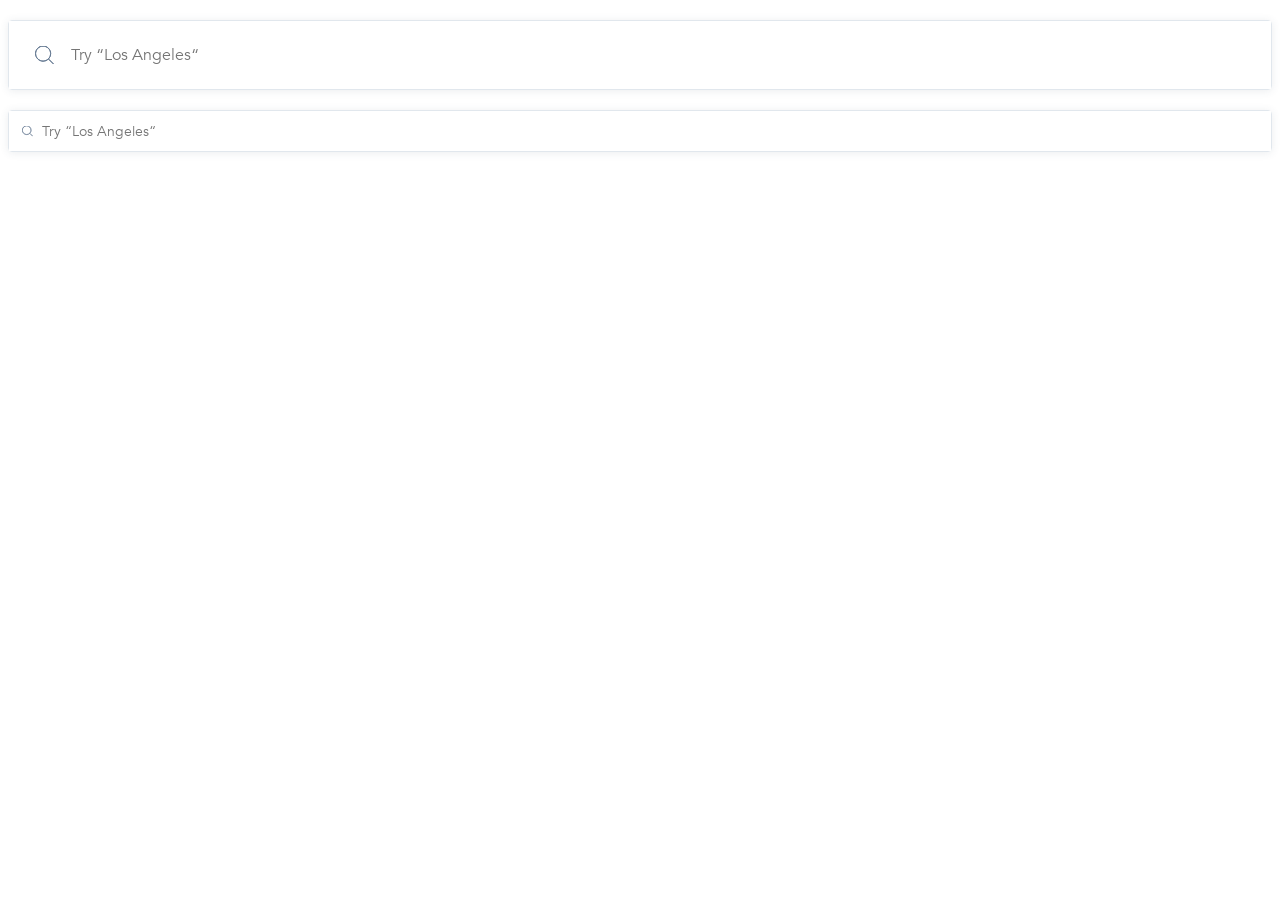
<file: index.html>
<!doctype html><html lang="en"><head><meta charset="utf-8"><meta name="viewport" content="width=device-width,
      user-scalable=no,
      initial-scale=1.0,
      maximum-scale=1.0,
      minimum-scale=1.0"><meta http-equiv="X-UA-Compatible" content="ie=edge"><title>Document</title><link rel="stylesheet" href="index.b9b020fa.css"></head><body> <form class="search-bar search-bar--big" data-qa="big"> <input class="search-bar__input" type="text" data-qa="keypress" placeholder="Try “Los Angeles“"> <span class="search-bar__icon"></span> </form> <form class="search-bar search-bar--small" data-qa="small"> <input class="search-bar__input" type="text" placeholder="Try “Los Angeles“"> <span class="search-bar__icon"></span> </form> </body></html>
</file>
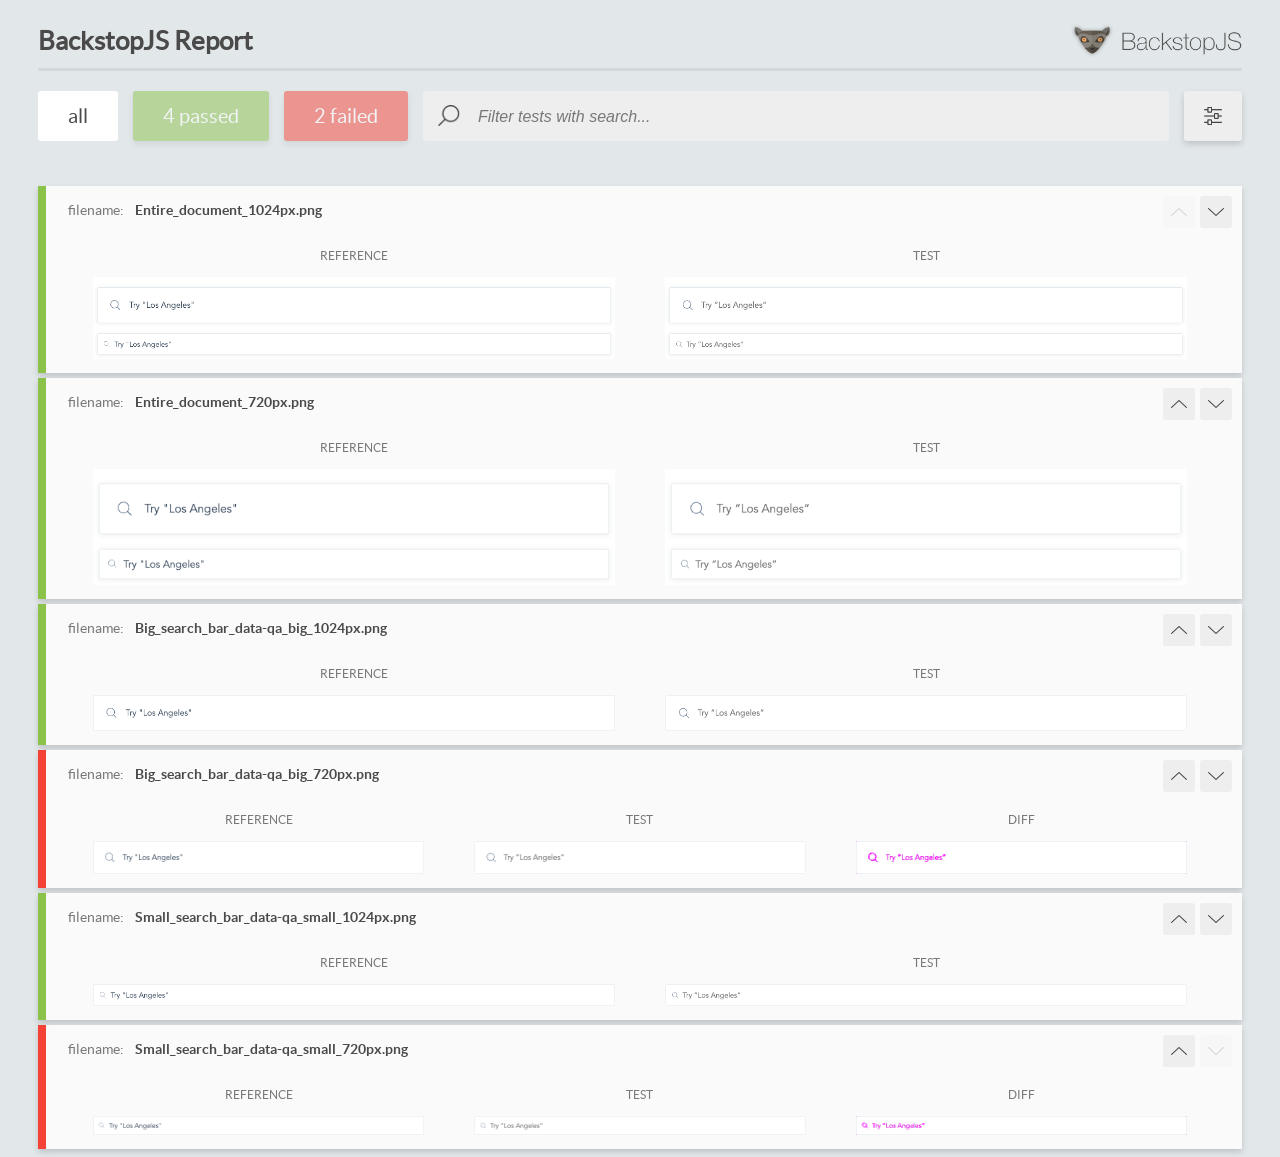
<file: report/html_report/index.html>
<!DOCTYPE html>
<html>
  <head>
    <meta charset="utf-8">
    <!-- Disable Cache -->
    <meta http-equiv="Cache-Control" content="no-cache, no-store, must-revalidate">
    <meta http-equiv="Pragma" content="no-cache">
    <meta http-equiv="Expires" content="0">

    <title>BackstopJS Report</title>

    <style>
      @font-face {
          font-family: 'latoregular';
          src: url('./assets/fonts/lato-regular-webfont.woff2') format('woff2'),
              url('./assets/fonts/lato-regular-webfont.woff') format('woff');
          font-weight: 400;
          font-style: normal;
      }
      @font-face {
          font-family: 'latobold';
          src: url('./assets/fonts/lato-bold-webfont.woff2') format('woff2'),
              url('./assets/fonts/lato-bold-webfont.woff') format('woff');
          font-weight: 700;
          font-style: normal;
      }

      .ReactModal__Body--open {
          overflow: hidden;
      }
      .ReactModal__Body--open .header {
        display: none;
      }

    </style>
  </head>
  <body style="background-color: #E2E7EA">
    <div id="root">

    </div>
    <script>
      function report (report) { // eslint-disable-line no-unused-vars
        window.tests = report;
      }
    </script>
    <script src="config.js"></script>
    <script src="index_bundle.js"></script>
  </body>
</html>
</file>
<file: index.b9b020fa.css>
@font-face{font-family:Avenir;src:url(Avenir-Book.41b77dd5.woff2)format("woff2");font-weight:300}body{color:#3d4e61;font-family:Avenir,sans-serif;font-weight:300}.search-bar{box-sizing:border-box;border:1px solid #e1e7ed;border-radius:4px;align-items:center;width:100%;display:flex;position:relative}.search-bar--big{height:70px;margin-top:20px;box-shadow:0 1px 8px #3d4e611a}.search-bar--big:hover{box-shadow:0 4px 4px #00000040}.search-bar--big:focus-within{background:linear-gradient(#fff 0%,#f6f6f7 100%);border-radius:3px;box-shadow:0 4px 4px #00000040}.search-bar--small{height:42px;margin-top:20px;box-shadow:0 1px 8px #3d4e611a}.search-bar--small:hover{box-shadow:0 3px 8px #3d4e6133}.search-bar--small:focus-within{background:linear-gradient(#fff 0%,#f6f6f7 100%);border-radius:3px;box-shadow:0 3px 8px #3d4e6133}.search-bar__input{box-sizing:border-box;border:none;outline:none;width:100%;height:100%;padding:0 0 0 62px;font-family:Avenir,sans-serif;font-size:16px;font-weight:300}.search-bar__icon{background-image:url(Search.ccd3c07b.svg);background-repeat:no-repeat;background-size:cover;width:19px;height:19px;position:absolute;top:50%;left:26px;transform:translateY(-50%)}.search-bar--small .search-bar__input{height:100%;padding-left:33px;font-size:14px}.search-bar--small .search-bar__icon{width:11px;height:11px;left:13px}
/*# sourceMappingURL=index.b9b020fa.css.map */
</file>
